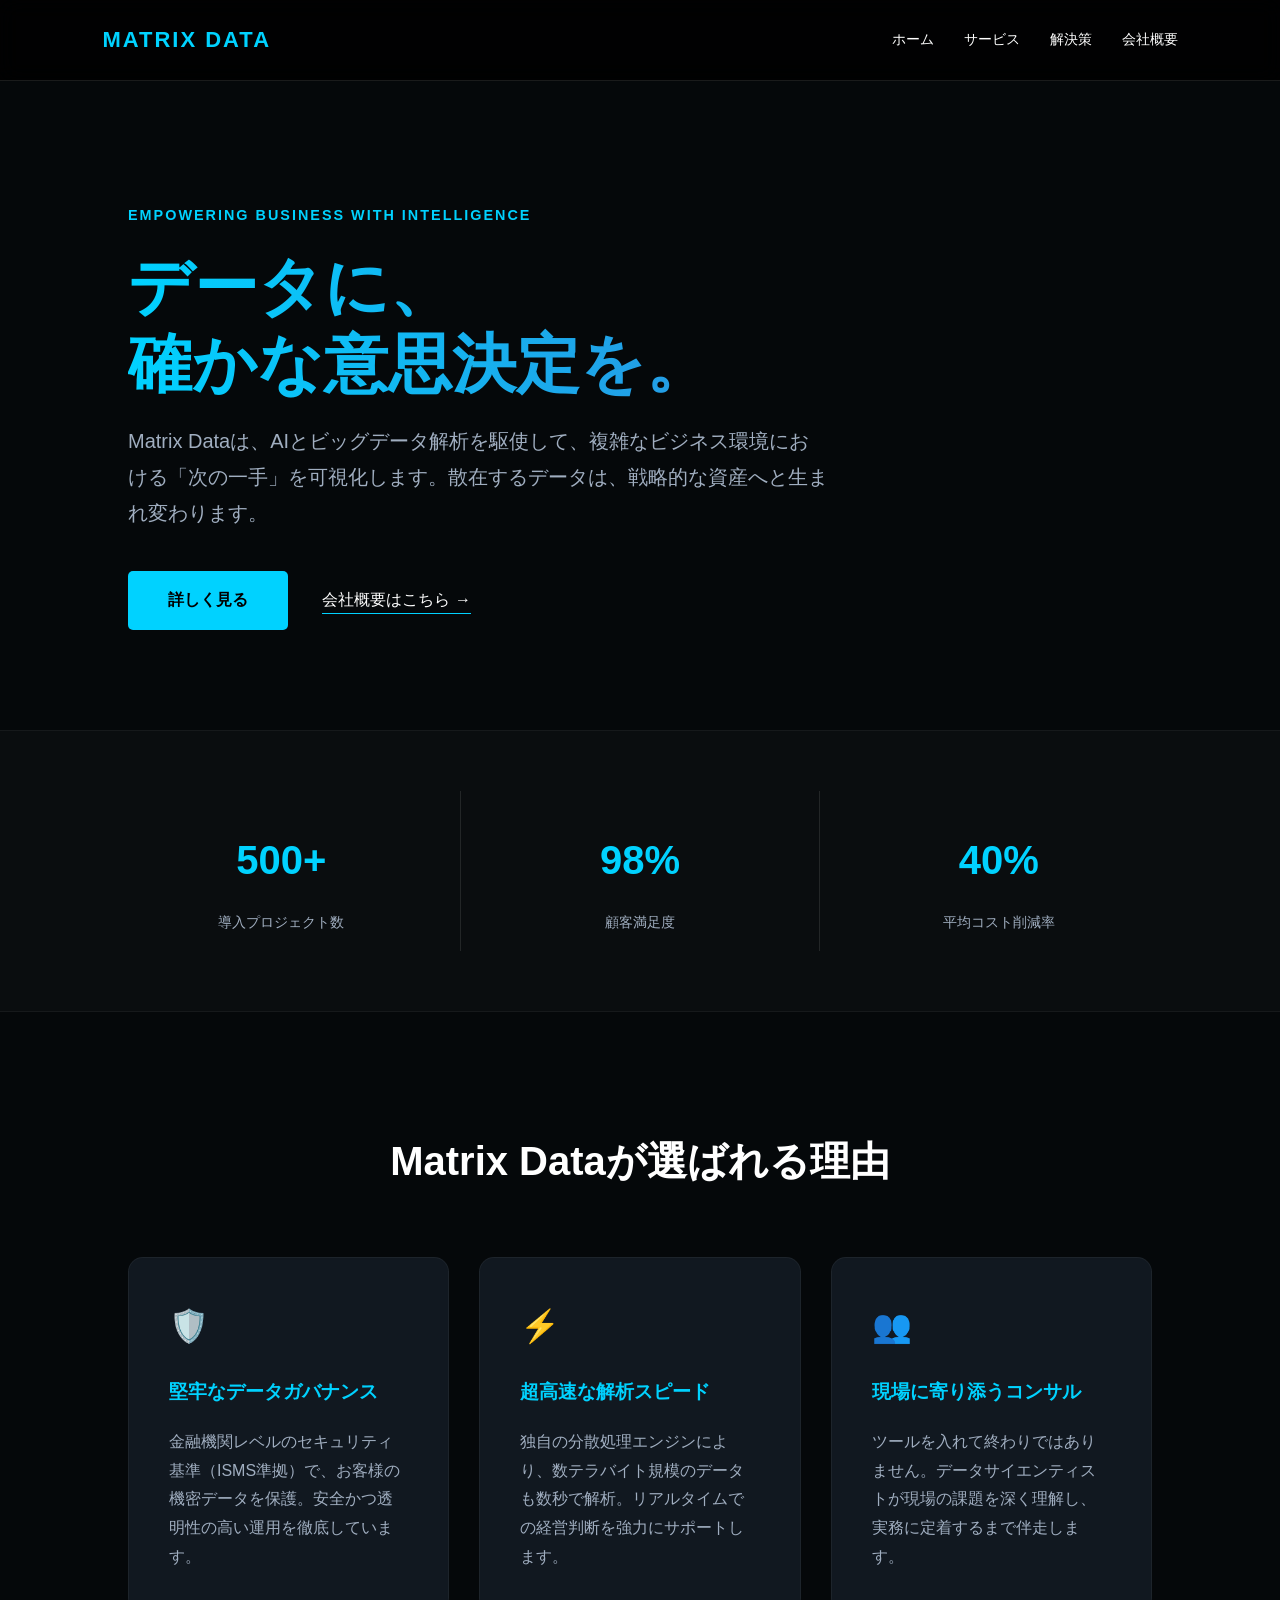
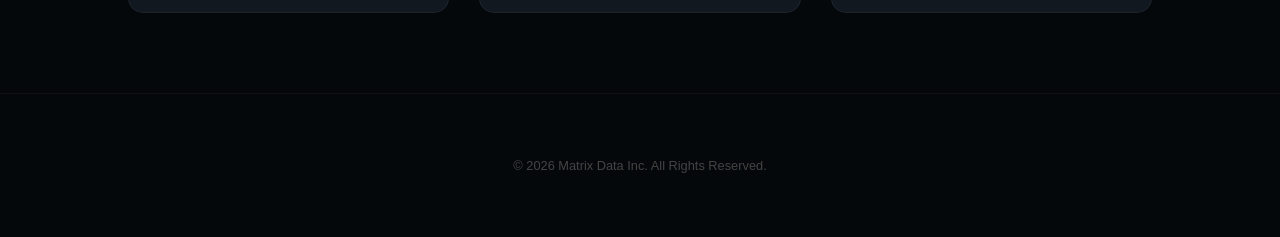
<file: index.html>
<!DOCTYPE html>
<html lang="ja">
<head>
    <meta charset="UTF-8">
    <meta name="viewport" content="width=device-width, initial-scale=1.0">
    <title>Matrix Data | データの力で未来を創る</title>
    <link rel="stylesheet" href="css/style.css">
</head>
<body>

    <nav>
        <a href="index.html" class="logo">MATRIX DATA</a>
        <ul class="nav-links">
            <li><a href="index.html">ホーム</a></li>
            <li><a href="services.html">サービス</a></li>
            <li><a href="solutions.html">解決策</a></li>
            <li><a href="about.html">会社概要</a></li>
        </ul>
    </nav>

    <section class="container" style="padding-top: 120px; padding-bottom: 100px;">
        <div style="max-width: 900px;">
            <span style="color: var(--primary); font-weight: bold; letter-spacing: 2px; text-transform: uppercase; font-size: 0.9rem;">Empowering Business with Intelligence</span>
            <h1 style="font-size: 4rem; line-height: 1.2; margin: 20px 0;">
                データに、<br><span>確かな意思決定を。</span>
            </h1>
            <p style="font-size: 1.25rem; color: var(--text-dim); max-width: 700px; margin-bottom: 40px;">
                Matrix Dataは、AIとビッグデータ解析を駆使して、複雑なビジネス環境における「次の一手」を可視化します。散在するデータは、戦略的な資産へと生まれ変わります。
            </p>
            <div>
                <a href="services.html" style="background: var(--primary); color: #000; padding: 15px 40px; border-radius: 5px; text-decoration: none; font-weight: bold; display: inline-block;">詳しく見る</a>
                <a href="about.html" style="color: #fff; margin-left: 30px; text-decoration: none; border-bottom: 1px solid var(--primary); padding-bottom: 5px;">会社概要はこちら →</a>
            </div>
        </div>
    </section>

    <section style="background: rgba(255,255,255,0.02); padding: 60px 8%; display: flex; justify-content: space-between; text-align: center; border-top: 1px solid rgba(255,255,255,0.05); border-bottom: 1px solid rgba(255,255,255,0.05);">
        <div style="flex: 1;">
            <h2 style="color: var(--primary); font-size: 2.5rem; margin-bottom: 5px;">500+</h2>
            <p style="color: var(--text-dim); font-size: 0.9rem;">導入プロジェクト数</p>
        </div>
        <div style="flex: 1; border-left: 1px solid rgba(255,255,255,0.1); border-right: 1px solid rgba(255,255,255,0.1);">
            <h2 style="color: var(--primary); font-size: 2.5rem; margin-bottom: 5px;">98%</h2>
            <p style="color: var(--text-dim); font-size: 0.9rem;">顧客満足度</p>
        </div>
        <div style="flex: 1;">
            <h2 style="color: var(--primary); font-size: 2.5rem; margin-bottom: 5px;">40%</h2>
            <p style="color: var(--text-dim); font-size: 0.9rem;">平均コスト削減率</p>
        </div>
    </section>

    <section class="container">
        <h2 style="text-align: center; margin-bottom: 60px; font-size: 2.5rem;">Matrix Dataが選ばれる理由</h2>
        <div class="grid">
            <div class="card">
                <div style="font-size: 2rem; margin-bottom: 20px;">🛡️</div>
                <h3>堅牢なデータガバナンス</h3>
                <p>金融機関レベルのセキュリティ基準（ISMS準拠）で、お客様の機密データを保護。安全かつ透明性の高い運用を徹底しています。</p>
            </div>
            <div class="card">
                <div style="font-size: 2rem; margin-bottom: 20px;">⚡</div>
                <h3>超高速な解析スピード</h3>
                <p>独自の分散処理エンジンにより、数テラバイト規模のデータも数秒で解析。リアルタイムでの経営判断を強力にサポートします。</p>
            </div>
            <div class="card">
                <div style="font-size: 2rem; margin-bottom: 20px;">👥</div>
                <h3>現場に寄り添うコンサル</h3>
                <p>ツールを入れて終わりではありません。データサイエンティストが現場の課題を深く理解し、実務に定着するまで伴走します。</p>
            </div>
        </div>
    </section>

    <footer style="text-align: center; padding: 60px 0; color: #444; font-size: 0.8rem; border-top: 1px solid #111;">
        &copy; 2026 Matrix Data Inc. All Rights Reserved.
    </footer>

</body>
</html>
</file>
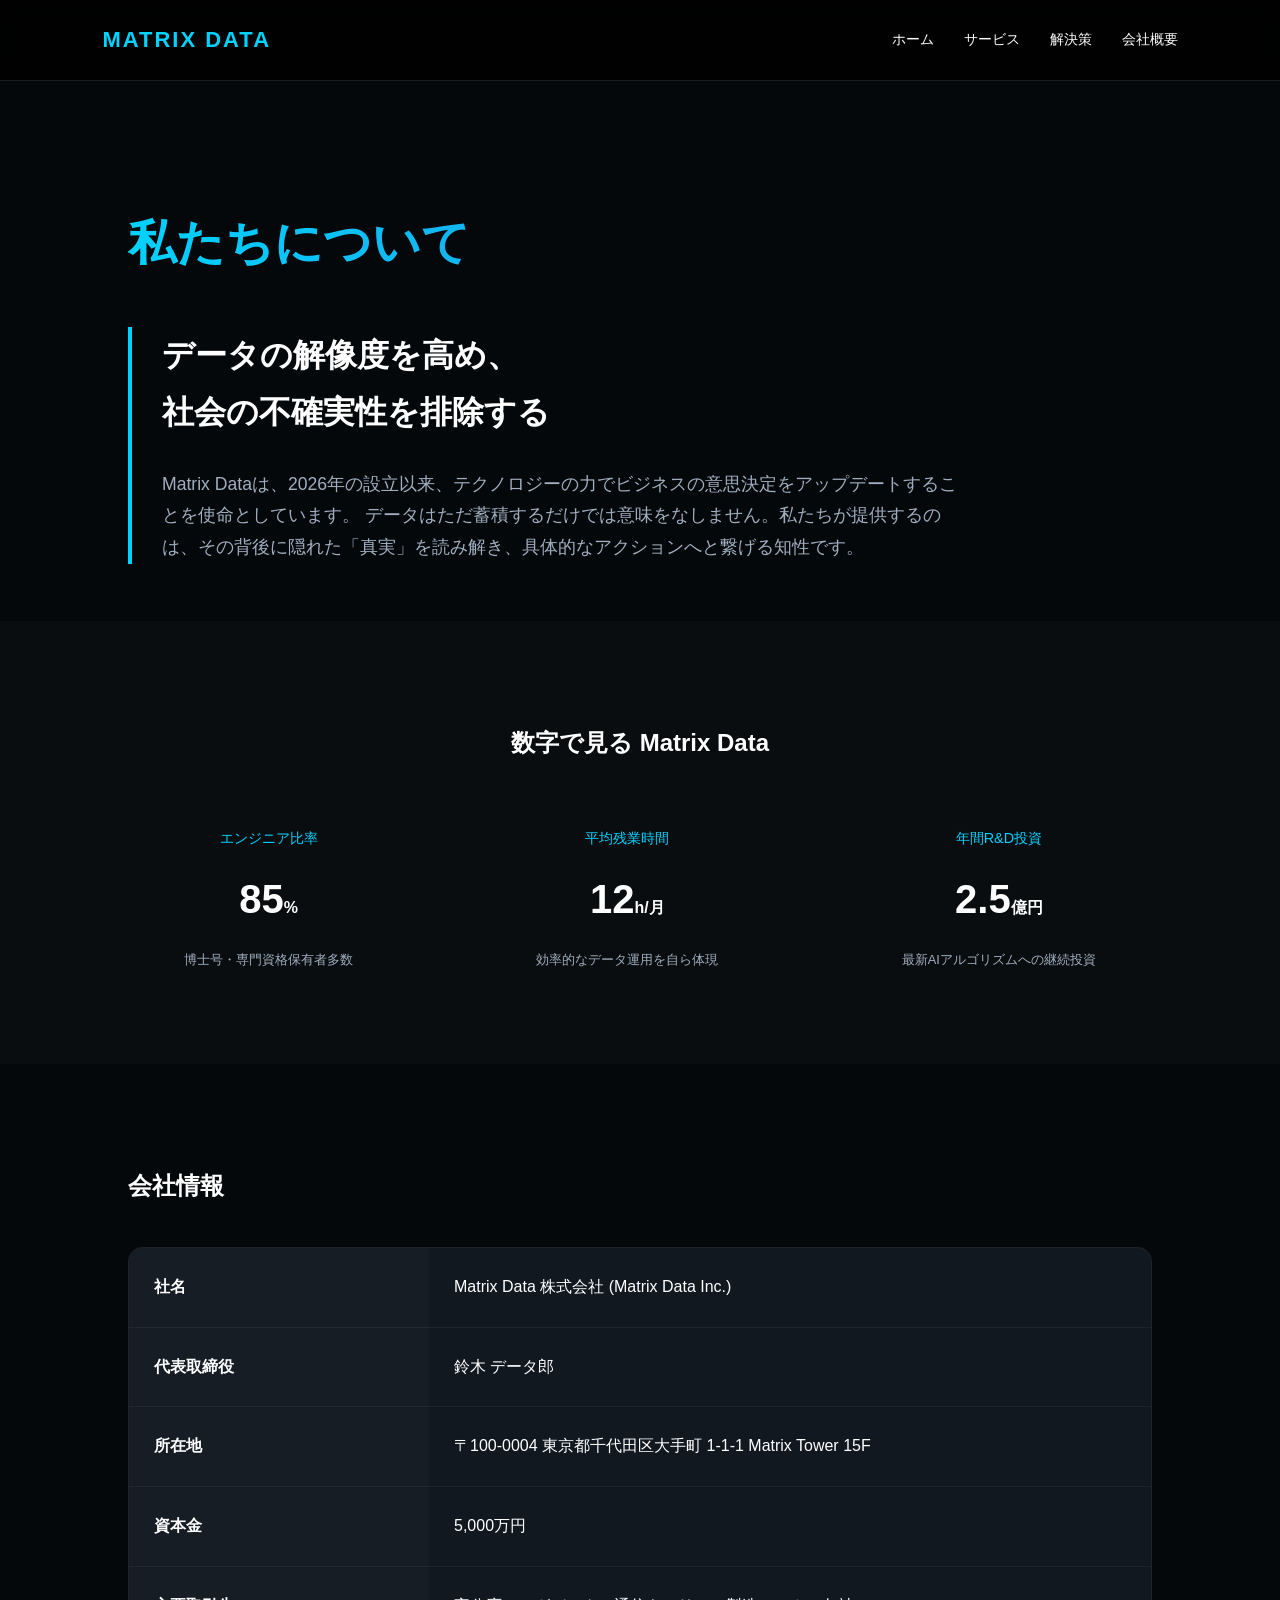
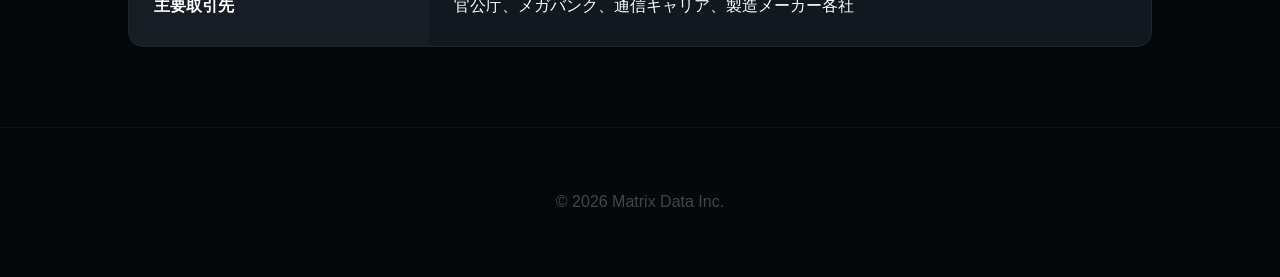
<file: about.html>
<!DOCTYPE html>
<html lang="ja">
<head>
    <meta charset="UTF-8">
    <meta name="viewport" content="width=device-width, initial-scale=1.0">
    <title>About Us | Matrix Data</title>
    <link rel="stylesheet" href="css/style.css">
</head>
<body>

    <nav>
        <a href="index.html" class="logo">MATRIX DATA</a>
        <ul class="nav-links">
            <li><a href="index.html">ホーム</a></li>
            <li><a href="services.html">サービス</a></li>
            <li><a href="solutions.html">解決策</a></li>
            <li><a href="about.html">会社概要</a></li>
        </ul>
    </nav>

    <section class="container" style="padding-bottom: 40px;">
        <h1 style="font-size: 3rem;">私たちについて</h1>
        <div style="border-left: 4px solid var(--primary); padding-left: 30px; margin-top: 40px;">
            <h2 style="font-size: 2rem; color: #fff;">データの解像度を高め、<br>社会の不確実性を排除する</h2>
            <p style="font-size: 1.1rem; color: var(--text-dim); max-width: 800px; margin-top: 20px;">
                Matrix Dataは、2026年の設立以来、テクノロジーの力でビジネスの意思決定をアップデートすることを使命としています。
                データはただ蓄積するだけでは意味をなしません。私たちが提供するのは、その背後に隠れた「真実」を読み解き、具体的なアクションへと繋げる知性です。
            </p>
        </div>
    </section>

    <section style="background: rgba(255,255,255,0.02); padding: 80px 8%;">
        <h2 style="text-align: center; margin-bottom: 60px;">数字で見る Matrix Data</h2>
        <div style="display: flex; justify-content: space-around; gap: 20px;">
            <div style="text-align: center;">
                <span style="font-size: 0.9rem; color: var(--primary);">エンジニア比率</span>
                <div style="font-size: 2.5rem; font-weight: bold; margin-top: 10px;">85<small style="font-size: 1rem;">%</small></div>
                <p style="font-size: 0.8rem; color: var(--text-dim);">博士号・専門資格保有者多数</p>
            </div>
            <div style="text-align: center;">
                <span style="font-size: 0.9rem; color: var(--primary);">平均残業時間</span>
                <div style="font-size: 2.5rem; font-weight: bold; margin-top: 10px;">12<small style="font-size: 1rem;">h/月</small></div>
                <p style="font-size: 0.8rem; color: var(--text-dim);">効率的なデータ運用を自ら体現</p>
            </div>
            <div style="text-align: center;">
                <span style="font-size: 0.9rem; color: var(--primary);">年間R&D投資</span>
                <div style="font-size: 2.5rem; font-weight: bold; margin-top: 10px;">2.5<small style="font-size: 1rem;">億円</small></div>
                <p style="font-size: 0.8rem; color: var(--text-dim);">最新AIアルゴリズムへの継続投資</p>
            </div>
        </div>
    </section>

    <section class="container">
        <h2 style="margin-bottom: 40px;">会社情報</h2>
        <div style="background: var(--card-bg); border-radius: 15px; overflow: hidden; border: 1px solid rgba(255,255,255,0.05);">
            <table style="width: 100%; border-collapse: collapse; text-align: left;">
                <tr style="border-bottom: 1px solid rgba(255,255,255,0.05);">
                    <th style="padding: 25px; background: rgba(255,255,255,0.02); width: 250px;">社名</th>
                    <td style="padding: 25px;">Matrix Data 株式会社 (Matrix Data Inc.)</td>
                </tr>
                <tr style="border-bottom: 1px solid rgba(255,255,255,0.05);">
                    <th style="padding: 25px; background: rgba(255,255,255,0.02);">代表取締役</th>
                    <td style="padding: 25px;">鈴木 データ郎</td>
                </tr>
                <tr style="border-bottom: 1px solid rgba(255,255,255,0.05);">
                    <th style="padding: 25px; background: rgba(255,255,255,0.02);">所在地</th>
                    <td style="padding: 25px;">〒100-0004 東京都千代田区大手町 1-1-1 Matrix Tower 15F</td>
                </tr>
                <tr style="border-bottom: 1px solid rgba(255,255,255,0.05);">
                    <th style="padding: 25px; background: rgba(255,255,255,0.02);">資本金</th>
                    <td style="padding: 25px;">5,000万円</td>
                </tr>
                <tr>
                    <th style="padding: 25px; background: rgba(255,255,255,0.02);">主要取引先</th>
                    <td style="padding: 25px;">官公庁、メガバンク、通信キャリア、製造メーカー各社</td>
                </tr>
            </table>
        </div>
    </section>

    <footer style="text-align: center; padding: 60px 0; color: #444; border-top: 1px solid #111;">
        &copy; 2026 Matrix Data Inc.
    </footer>

</body>
</html>
</file>
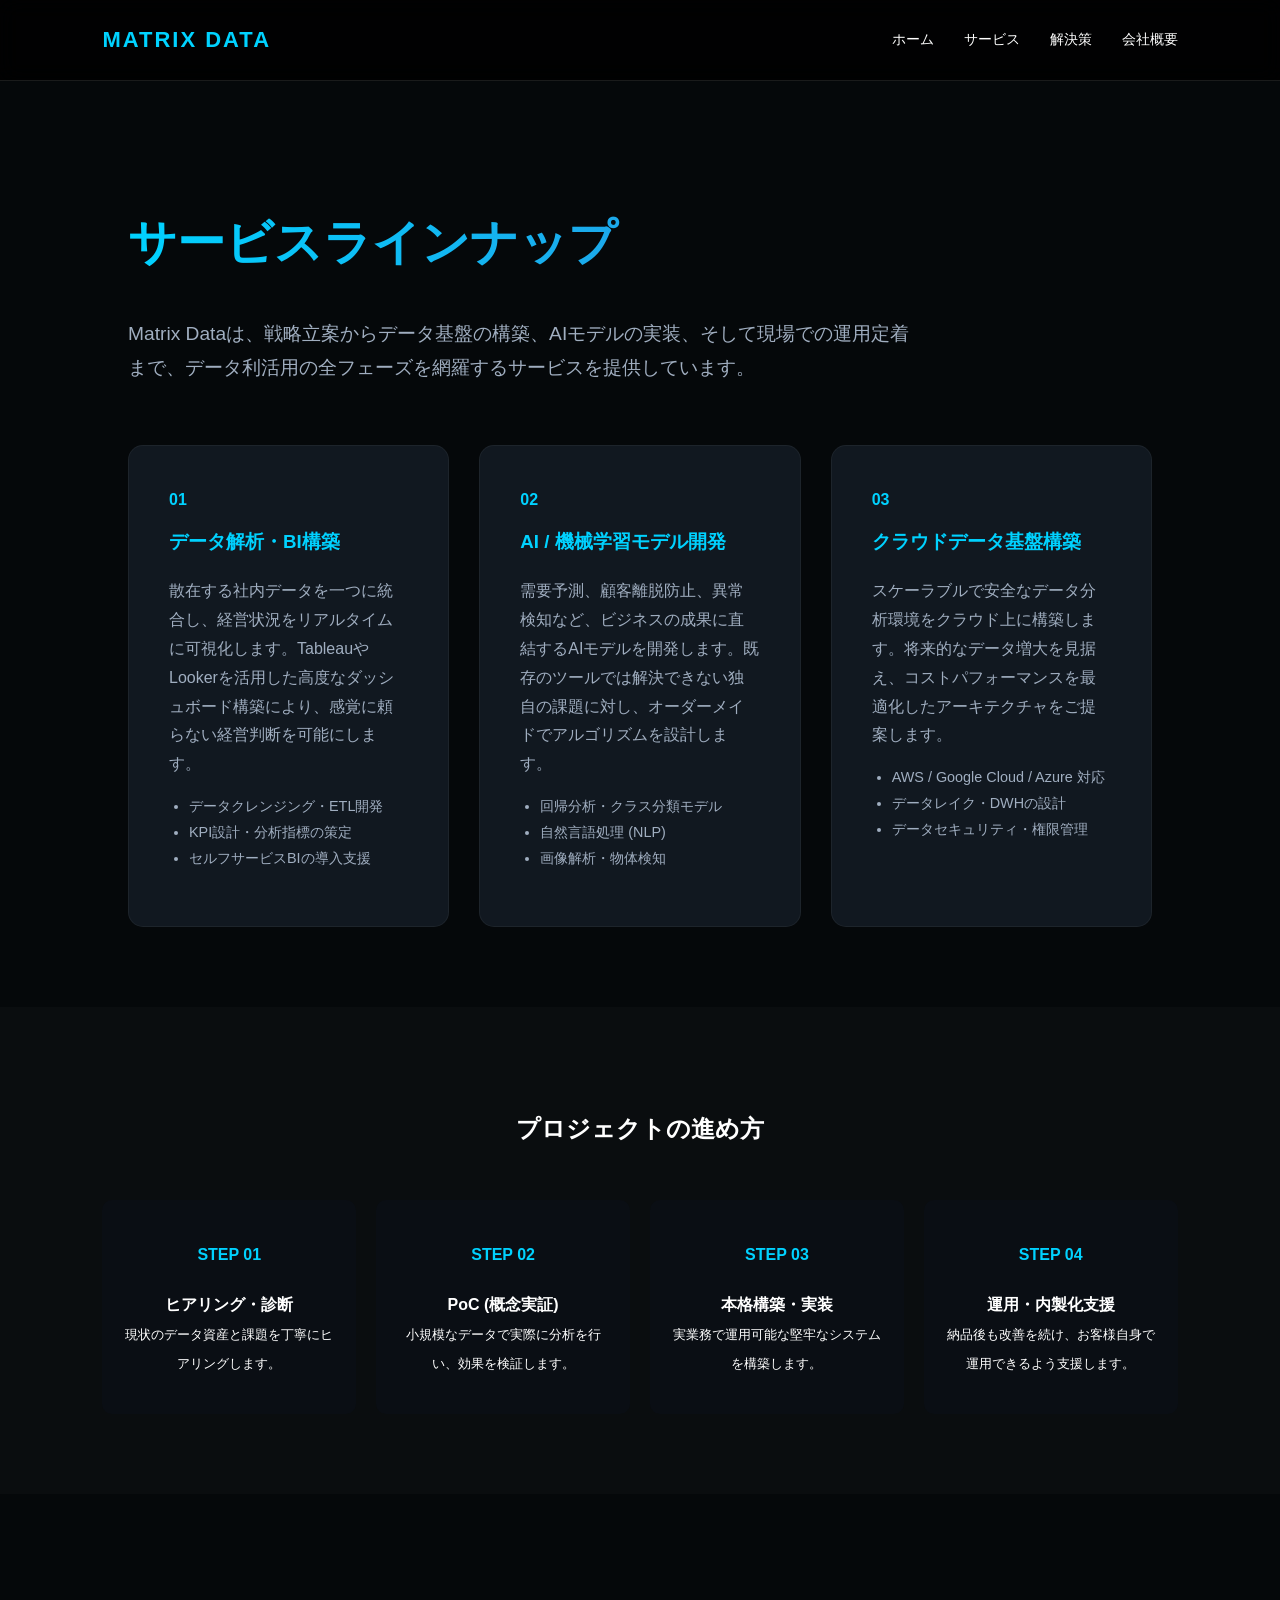
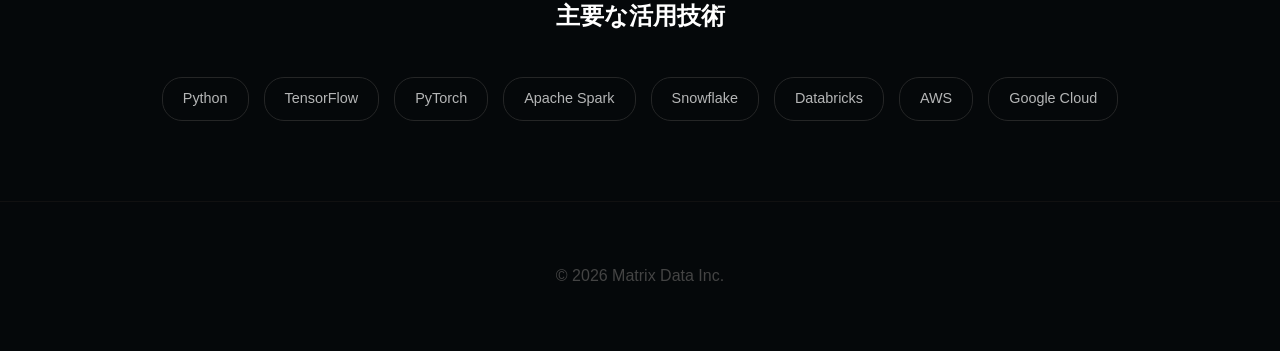
<file: services.html>
<!DOCTYPE html>
<html lang="ja">
<head>
    <meta charset="UTF-8">
    <meta name="viewport" content="width=device-width, initial-scale=1.0">
    <title>Services | Matrix Data</title>
    <link rel="stylesheet" href="css/style.css">
</head>
<body>

    <nav>
        <a href="index.html" class="logo">MATRIX DATA</a>
        <ul class="nav-links">
            <li><a href="index.html">ホーム</a></li>
            <li><a href="services.html">サービス</a></li>
            <li><a href="solutions.html">解決策</a></li>
            <li><a href="about.html">会社概要</a></li>
        </ul>
    </nav>

    <section class="container" style="padding-bottom: 40px;">
        <h1 style="font-size: 3rem;">サービスラインナップ</h1>
        <p style="font-size: 1.2rem; max-width: 800px; color: var(--text-dim);">
            Matrix Dataは、戦略立案からデータ基盤の構築、AIモデルの実装、そして現場での運用定着まで、データ利活用の全フェーズを網羅するサービスを提供しています。
        </p>
    </section>

    <section class="container" style="padding-top: 0;">
        <div class="grid">
            <div class="card">
                <div style="color: var(--primary); font-weight: bold; margin-bottom: 10px;">01</div>
                <h3>データ解析・BI構築</h3>
                <p>散在する社内データを一つに統合し、経営状況をリアルタイムに可視化します。TableauやLookerを活用した高度なダッシュボード構築により、感覚に頼らない経営判断を可能にします。</p>
                <ul style="color: var(--text-dim); font-size: 0.9rem; margin-top: 15px; padding-left: 20px;">
                    <li>データクレンジング・ETL開発</li>
                    <li>KPI設計・分析指標の策定</li>
                    <li>セルフサービスBIの導入支援</li>
                </ul>
            </div>
            <div class="card">
                <div style="color: var(--primary); font-weight: bold; margin-bottom: 10px;">02</div>
                <h3>AI / 機械学習モデル開発</h3>
                <p>需要予測、顧客離脱防止、異常検知など、ビジネスの成果に直結するAIモデルを開発します。既存のツールでは解決できない独自の課題に対し、オーダーメイドでアルゴリズムを設計します。</p>
                <ul style="color: var(--text-dim); font-size: 0.9rem; margin-top: 15px; padding-left: 20px;">
                    <li>回帰分析・クラス分類モデル</li>
                    <li>自然言語処理 (NLP)</li>
                    <li>画像解析・物体検知</li>
                </ul>
            </div>
            <div class="card">
                <div style="color: var(--primary); font-weight: bold; margin-bottom: 10px;">03</div>
                <h3>クラウドデータ基盤構築</h3>
                <p>スケーラブルで安全なデータ分析環境をクラウド上に構築します。将来的なデータ増大を見据え、コストパフォーマンスを最適化したアーキテクチャをご提案します。</p>
                <ul style="color: var(--text-dim); font-size: 0.9rem; margin-top: 15px; padding-left: 20px;">
                    <li>AWS / Google Cloud / Azure 対応</li>
                    <li>データレイク・DWHの設計</li>
                    <li>データセキュリティ・権限管理</li>
                </ul>
            </div>
        </div>
    </section>

    <section style="background: rgba(255,255,255,0.02); padding: 80px 8%;">
        <h2 style="text-align: center; margin-bottom: 50px;">プロジェクトの進め方</h2>
        
        <div style="display: flex; justify-content: space-between; gap: 20px;">
            <div style="flex: 1; text-align: center; padding: 20px; background: #0a0e14; border-radius: 10px;">
                <h4 style="color: var(--primary);">STEP 01</h4>
                <p><strong>ヒアリング・診断</strong><br><small>現状のデータ資産と課題を丁寧にヒアリングします。</small></p>
            </div>
            <div style="flex: 1; text-align: center; padding: 20px; background: #0a0e14; border-radius: 10px;">
                <h4 style="color: var(--primary);">STEP 02</h4>
                <p><strong>PoC (概念実証)</strong><br><small>小規模なデータで実際に分析を行い、効果を検証します。</small></p>
            </div>
            <div style="flex: 1; text-align: center; padding: 20px; background: #0a0e14; border-radius: 10px;">
                <h4 style="color: var(--primary);">STEP 03</h4>
                <p><strong>本格構築・実装</strong><br><small>実業務で運用可能な堅牢なシステムを構築します。</small></p>
            </div>
            <div style="flex: 1; text-align: center; padding: 20px; background: #0a0e14; border-radius: 10px;">
                <h4 style="color: var(--primary);">STEP 04</h4>
                <p><strong>運用・内製化支援</strong><br><small>納品後も改善を続け、お客様自身で運用できるよう支援します。</small></p>
            </div>
        </div>
    </section>

    <section class="container" style="text-align: center;">
        <h2 style="margin-bottom: 40px;">主要な活用技術</h2>
        <div style="display: flex; flex-wrap: wrap; justify-content: center; gap: 15px; opacity: 0.7;">
            <span style="border: 1px solid #333; padding: 8px 20px; border-radius: 20px; font-size: 0.9rem;">Python</span>
            <span style="border: 1px solid #333; padding: 8px 20px; border-radius: 20px; font-size: 0.9rem;">TensorFlow</span>
            <span style="border: 1px solid #333; padding: 8px 20px; border-radius: 20px; font-size: 0.9rem;">PyTorch</span>
            <span style="border: 1px solid #333; padding: 8px 20px; border-radius: 20px; font-size: 0.9rem;">Apache Spark</span>
            <span style="border: 1px solid #333; padding: 8px 20px; border-radius: 20px; font-size: 0.9rem;">Snowflake</span>
            <span style="border: 1px solid #333; padding: 8px 20px; border-radius: 20px; font-size: 0.9rem;">Databricks</span>
            <span style="border: 1px solid #333; padding: 8px 20px; border-radius: 20px; font-size: 0.9rem;">AWS</span>
            <span style="border: 1px solid #333; padding: 8px 20px; border-radius: 20px; font-size: 0.9rem;">Google Cloud</span>
        </div>
    </section>

    <footer style="text-align: center; padding: 60px 0; color: #444; border-top: 1px solid #111;">
        &copy; 2026 Matrix Data Inc.
    </footer>

</body>
</html>
</file>
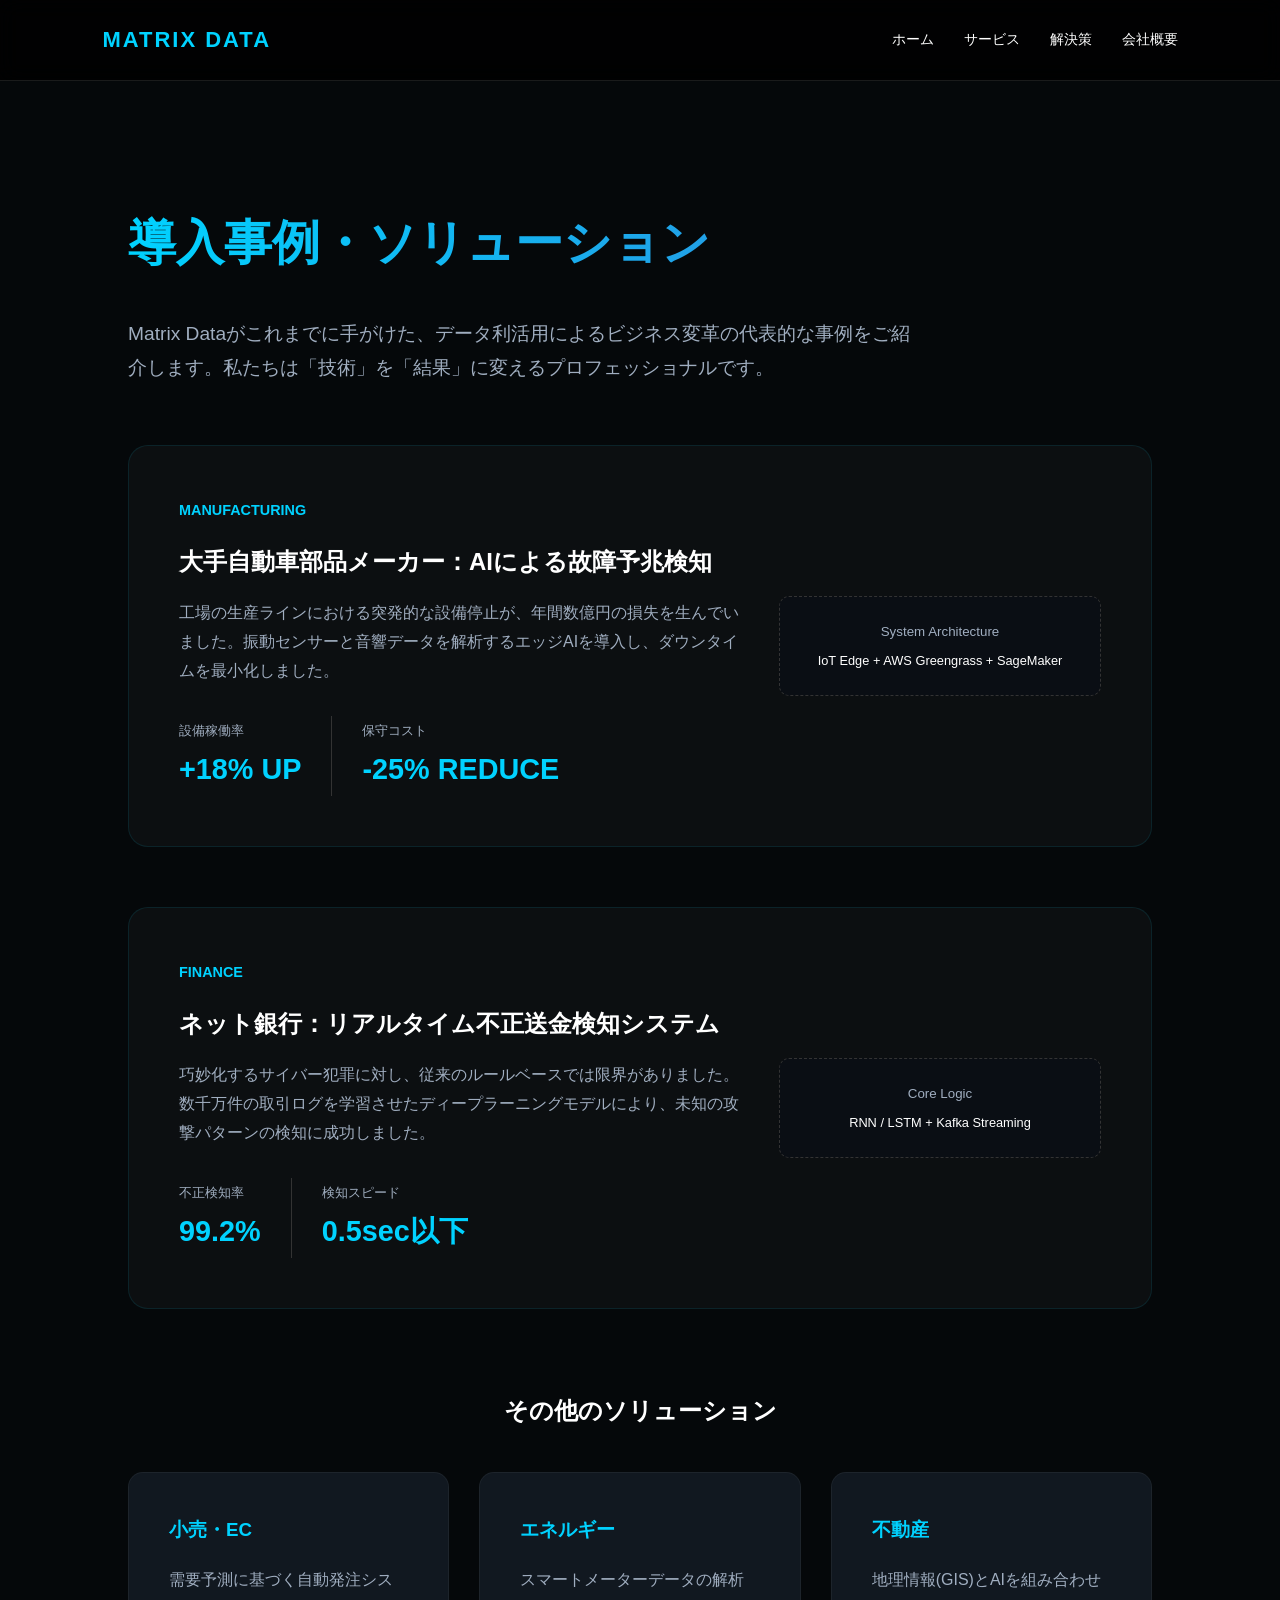
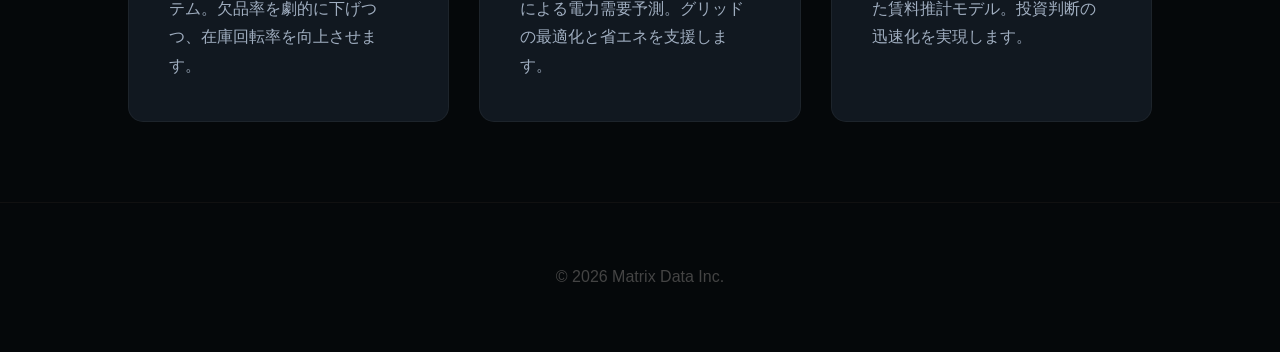
<file: solutions.html>
<!DOCTYPE html>
<html lang="ja">
<head>
    <meta charset="UTF-8">
    <meta name="viewport" content="width=device-width, initial-scale=1.0">
    <title>Solutions | Matrix Data</title>
    <link rel="stylesheet" href="css/style.css">
</head>
<body>

    <nav>
        <a href="index.html" class="logo">MATRIX DATA</a>
        <ul class="nav-links">
            <li><a href="index.html">ホーム</a></li>
            <li><a href="services.html">サービス</a></li>
            <li><a href="solutions.html">解決策</a></li>
            <li><a href="about.html">会社概要</a></li>
        </ul>
    </nav>

    <section class="container" style="padding-bottom: 40px;">
        <h1 style="font-size: 3rem;">導入事例・ソリューション</h1>
        <p style="font-size: 1.2rem; max-width: 800px; color: var(--text-dim);">
            Matrix Dataがこれまでに手がけた、データ利活用によるビジネス変革の代表的な事例をご紹介します。私たちは「技術」を「結果」に変えるプロフェッショナルです。
        </p>
    </section>

    <section class="container" style="padding-top: 0;">
        
        <div style="background: rgba(255,255,255,0.03); padding: 50px; border-radius: 20px; border: 1px solid rgba(0,210,255,0.1); margin-bottom: 60px;">
            <div style="display: flex; gap: 40px; align-items: center;">
                <div style="flex: 2;">
                    <span style="color: var(--primary); font-weight: bold; font-size: 0.9rem;">MANUFACTURING</span>
                    <h2 style="margin: 15px 0;">大手自動車部品メーカー：AIによる故障予兆検知</h2>
                    <p style="color: var(--text-dim);">工場の生産ラインにおける突発的な設備停止が、年間数億円の損失を生んでいました。振動センサーと音響データを解析するエッジAIを導入し、ダウンタイムを最小化しました。</p>
                    
                    <div style="display: flex; gap: 30px; margin-top: 30px;">
                        <div>
                            <span style="font-size: 0.8rem; color: var(--text-dim);">設備稼働率</span><br>
                            <strong style="font-size: 1.8rem; color: var(--primary);">+18% UP</strong>
                        </div>
                        <div style="border-left: 1px solid #333; padding-left: 30px;">
                            <span style="font-size: 0.8rem; color: var(--text-dim);">保守コスト</span><br>
                            <strong style="font-size: 1.8rem; color: var(--primary);">-25% REDUCE</strong>
                        </div>
                    </div>
                </div>
                <div style="flex: 1; background: #0a0e14; padding: 20px; border-radius: 10px; border: 1px dashed #333; text-align: center;">
                    <small style="color: var(--text-dim);">System Architecture</small><br>
                    <span style="font-size: 0.8rem;">IoT Edge + AWS Greengrass + SageMaker</span>
                </div>
            </div>
        </div>

        <div style="background: rgba(255,255,255,0.03); padding: 50px; border-radius: 20px; border: 1px solid rgba(0,210,255,0.1); margin-bottom: 60px;">
            <div style="display: flex; gap: 40px; align-items: center;">
                <div style="flex: 2;">
                    <span style="color: var(--primary); font-weight: bold; font-size: 0.9rem;">FINANCE</span>
                    <h2 style="margin: 15px 0;">ネット銀行：リアルタイム不正送金検知システム</h2>
                    <p style="color: var(--text-dim);">巧妙化するサイバー犯罪に対し、従来のルールベースでは限界がありました。数千万件の取引ログを学習させたディープラーニングモデルにより、未知の攻撃パターンの検知に成功しました。</p>
                    
                    <div style="display: flex; gap: 30px; margin-top: 30px;">
                        <div>
                            <span style="font-size: 0.8rem; color: var(--text-dim);">不正検知率</span><br>
                            <strong style="font-size: 1.8rem; color: var(--primary);">99.2%</strong>
                        </div>
                        <div style="border-left: 1px solid #333; padding-left: 30px;">
                            <span style="font-size: 0.8rem; color: var(--text-dim);">検知スピード</span><br>
                            <strong style="font-size: 1.8rem; color: var(--primary);">0.5sec以下</strong>
                        </div>
                    </div>
                </div>
                <div style="flex: 1; background: #0a0e14; padding: 20px; border-radius: 10px; border: 1px dashed #333; text-align: center;">
                    <small style="color: var(--text-dim);">Core Logic</small><br>
                    <span style="font-size: 0.8rem;">RNN / LSTM + Kafka Streaming</span>
                </div>
            </div>
        </div>

        <h2 style="text-align: center; margin: 80px 0 40px;">その他のソリューション</h2>
        <div class="grid">
            <div class="card">
                <h3>小売・EC</h3>
                <p>需要予測に基づく自動発注システム。欠品率を劇的に下げつつ、在庫回転率を向上させます。</p>
            </div>
            <div class="card">
                <h3>エネルギー</h3>
                <p>スマートメーターデータの解析による電力需要予測。グリッドの最適化と省エネを支援します。</p>
            </div>
            <div class="card">
                <h3>不動産</h3>
                <p>地理情報(GIS)とAIを組み合わせた賃料推計モデル。投資判断の迅速化を実現します。</p>
            </div>
        </div>
    </section>

    <footer style="text-align: center; padding: 60px 0; color: #444; border-top: 1px solid #111;">
        &copy; 2026 Matrix Data Inc.
    </footer>

</body>
</html>
</file>
<file: css/style.css>
:root {
    --primary: #00d2ff;
    --accent: #3a7bd5;
    --bg: #05080a;
    --card-bg: #111820;
    --text: #ffffff;
    --text-dim: #a0aec0;
}

body {
    margin: 0;
    background-color: var(--bg);
    color: var(--text);
    font-family: "Helvetica Neue", Arial, "Hiragino Kaku Gothic ProN", "Hiragino Sans", sans-serif; /* ★日本語フォントを補完 */
    line-height: 1.8;
    overflow-x: hidden; /* ★スマホ表示時の横揺れ防止 */
}

/* ナビゲーションの基本形 */
nav {
    display: flex;
    justify-content: space-between;
    align-items: center;
    padding: 20px 8%;
    background: rgba(0, 0, 0, 0.8);
    backdrop-filter: blur(10px);
    -webkit-backdrop-filter: blur(10px); /* ★Safari対応 */
    position: sticky;
    top: 0;
    z-index: 1000;
    border-bottom: 1px solid rgba(255, 255, 255, 0.1);
}

.logo { font-size: 22px; font-weight: 900; color: var(--primary); text-decoration: none; letter-spacing: 2px; }
.nav-links { list-style: none; display: flex; margin: 0; padding: 0; }
.nav-links li { margin-left: 30px; }
.nav-links a { color: var(--text); text-decoration: none; font-size: 14px; transition: 0.3s; }
.nav-links a:hover { color: var(--primary); }

/* レイアウト */
.container { padding: 80px 10%; }

h1 { 
    font-size: 3.5rem; 
    margin-bottom: 30px; 
    background: linear-gradient(to right, var(--primary), var(--accent)); 
    -webkit-background-clip: text; 
    background-clip: text; /* ★標準プロパティを追加 */
    -webkit-text-fill-color: transparent; 
}

.grid { display: grid; grid-template-columns: repeat(auto-fit, minmax(300px, 1fr)); gap: 30px; }

.card { 
    background: var(--card-bg); 
    padding: 40px; 
    border-radius: 15px; 
    border: 1px solid rgba(255, 255, 255, 0.05); 
    transition: 0.3s ease; /* ★ホバー時の動きを滑らかに */
}

/* ★カード内のテキストの色を個別に設定するとより綺麗です */
.card h3 { color: var(--primary); margin-top: 0; }
.card p { color: var(--text-dim); margin-bottom: 0; }

.card:hover {
    transform: translateY(-10px); /* ★浮き上がる演出 */
    border-color: var(--primary);
}
</file>
